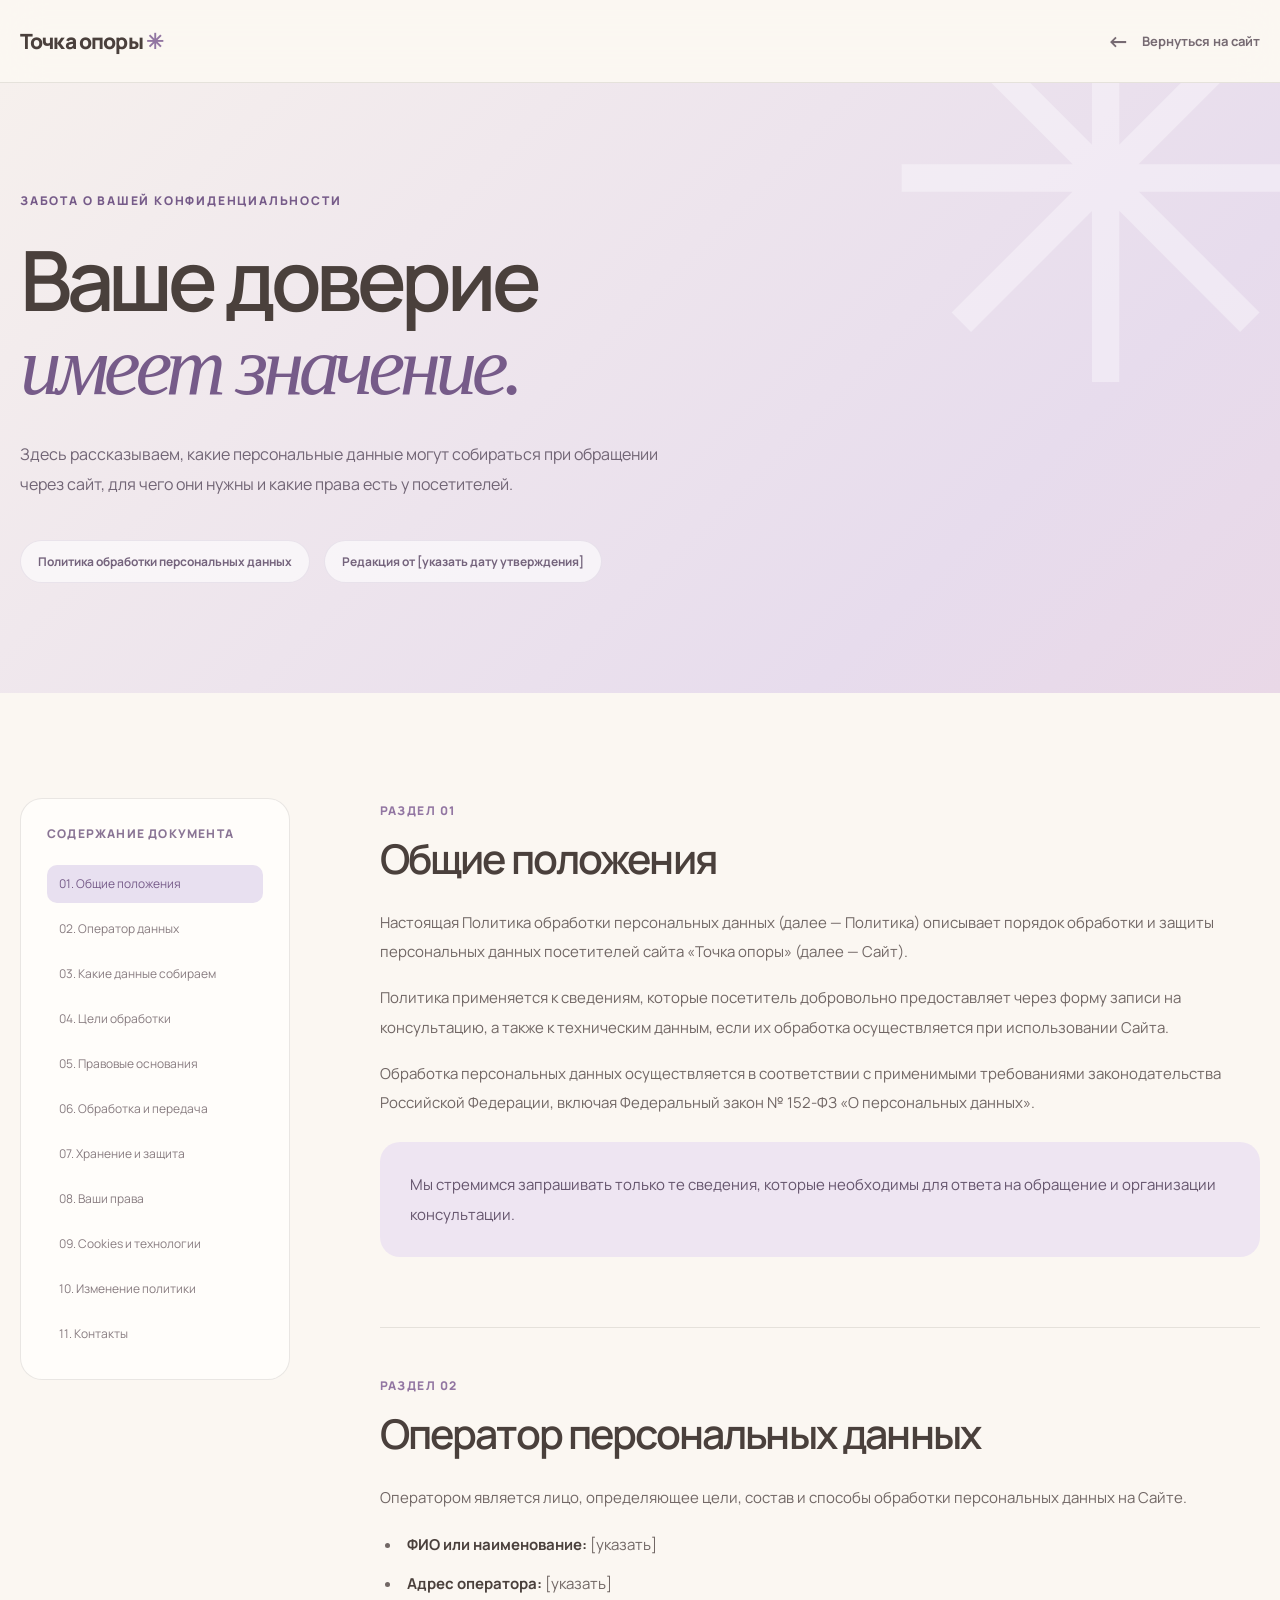
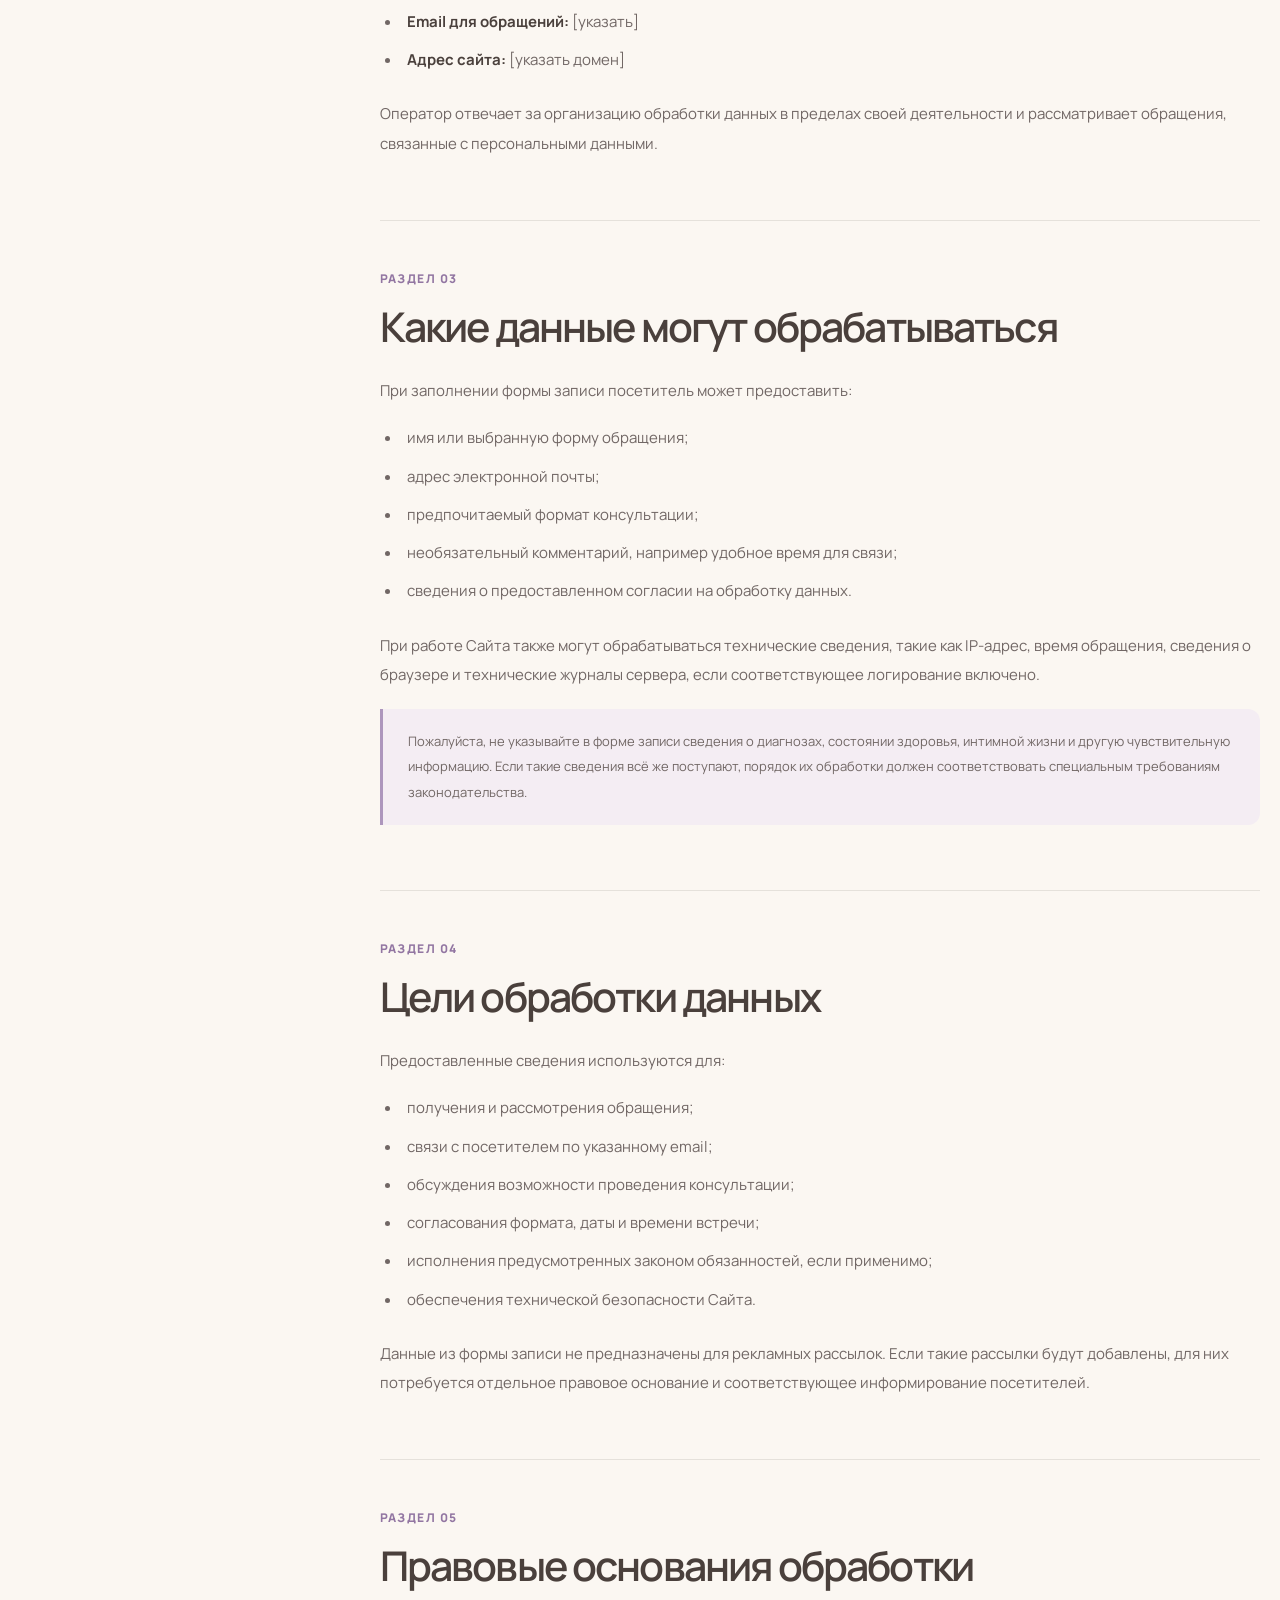
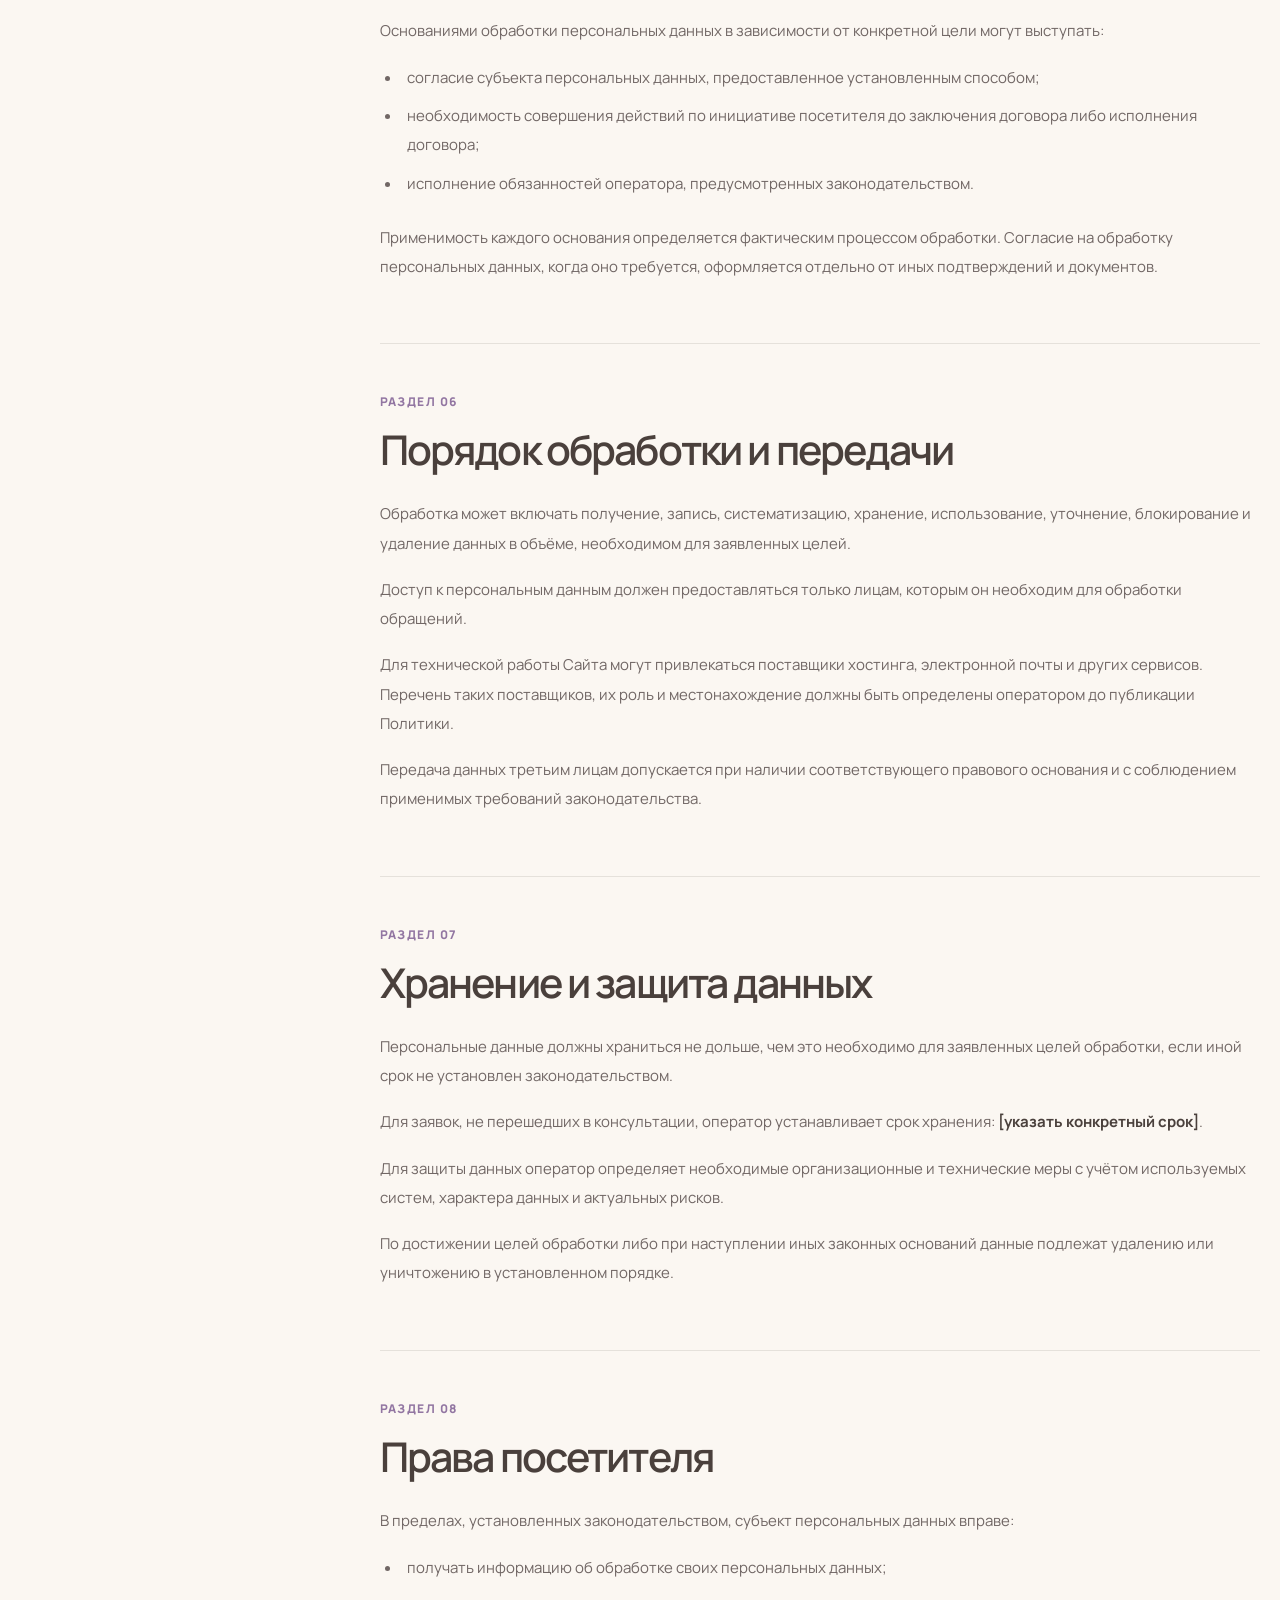
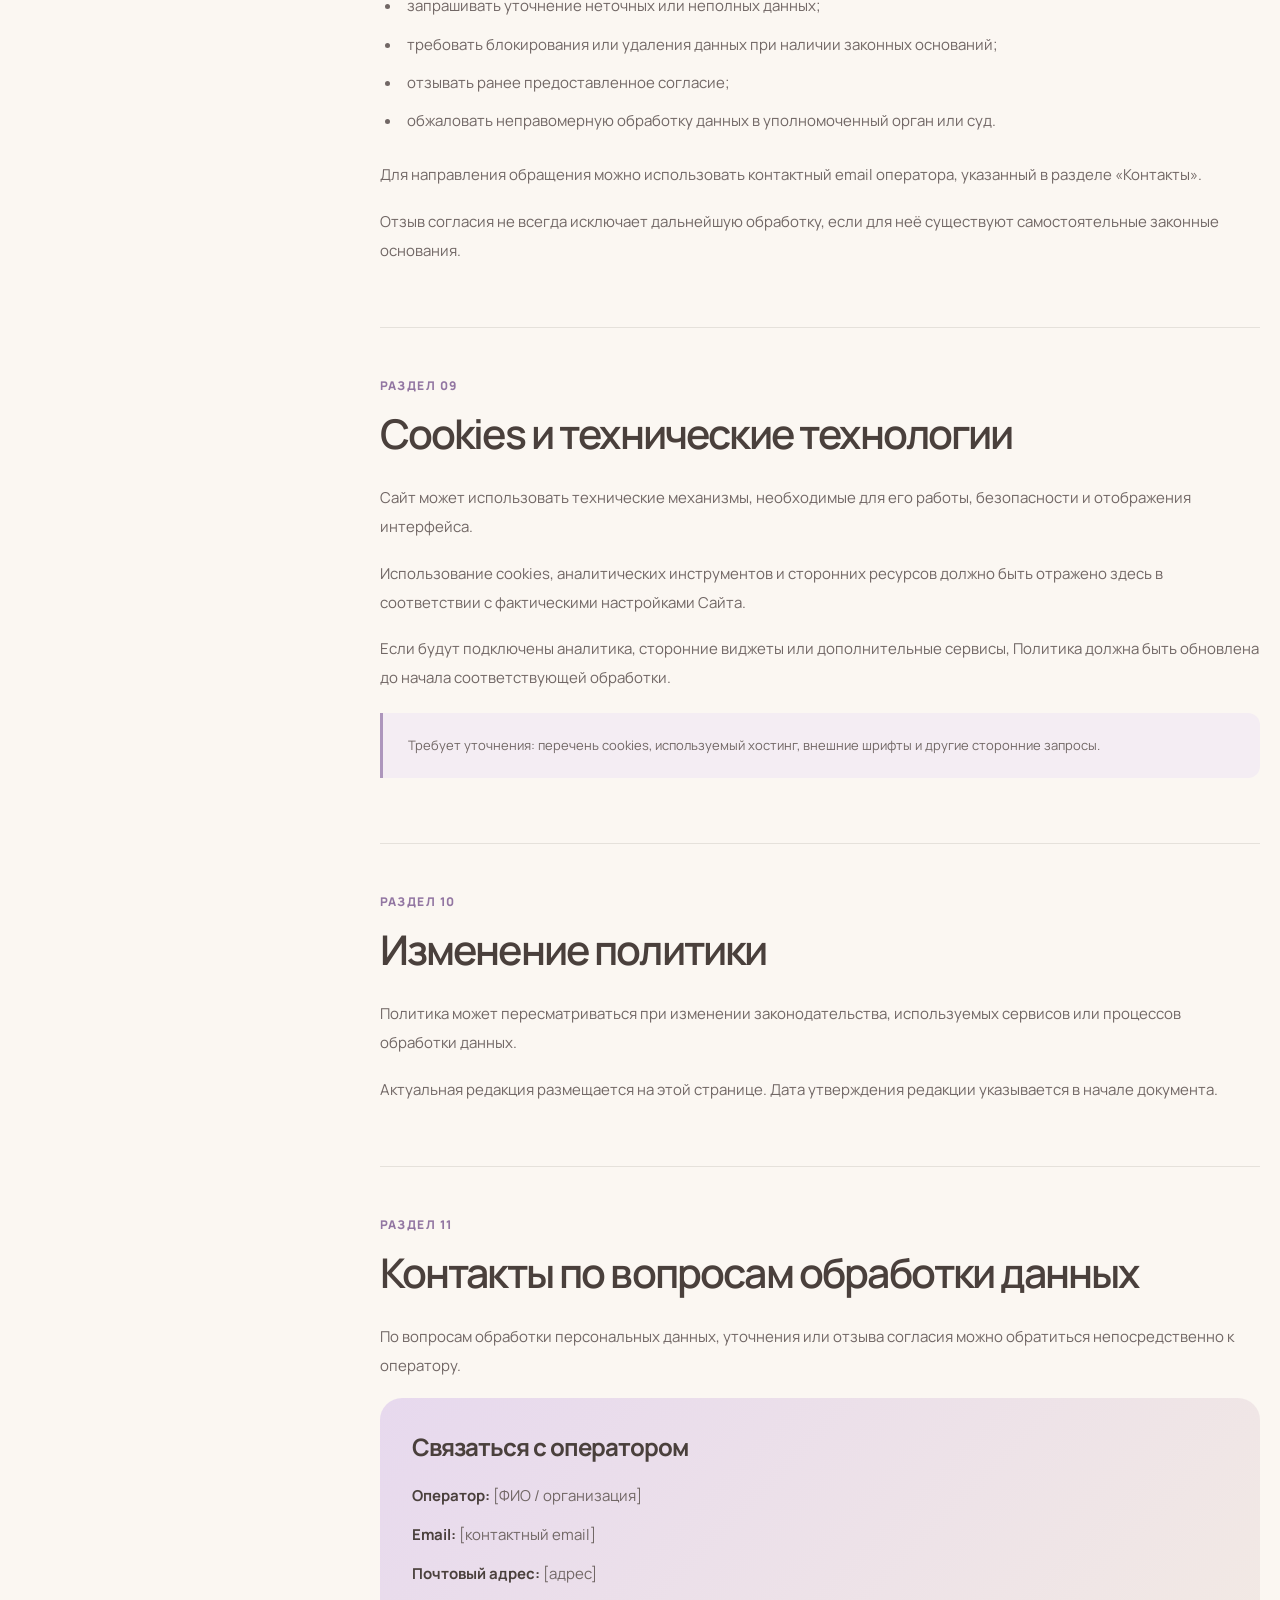
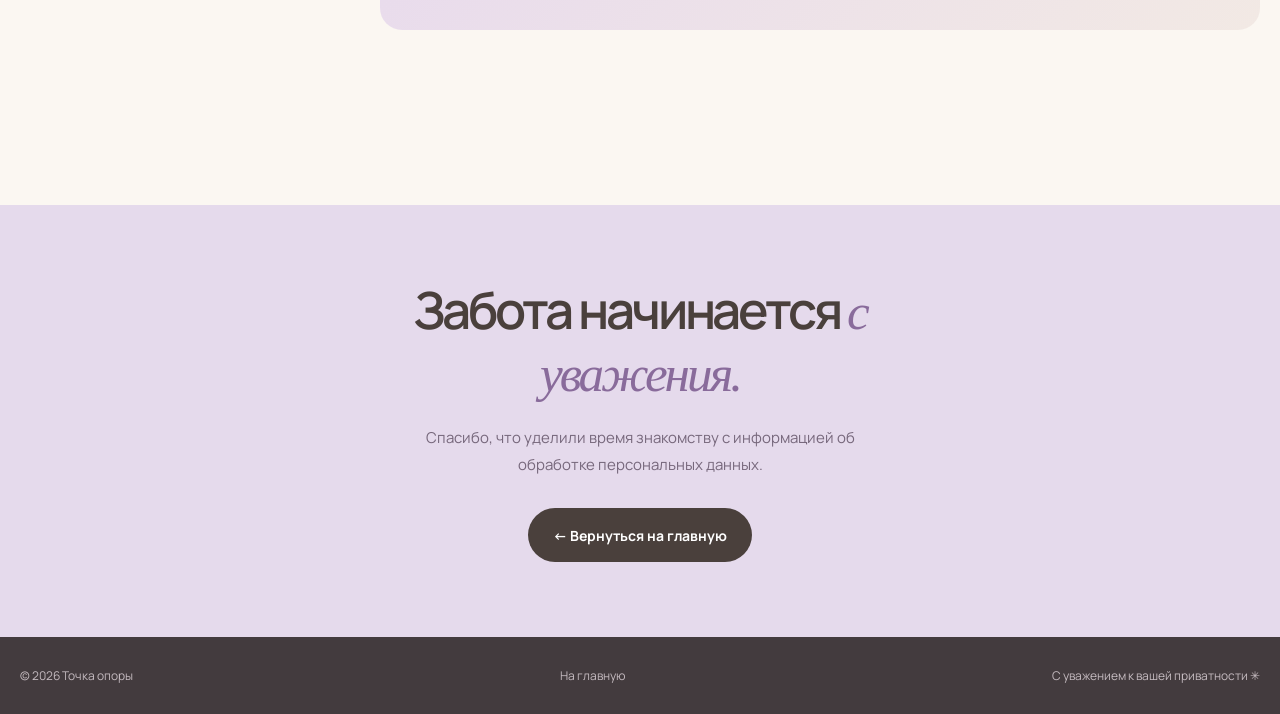
<file: privacy.html>
<!DOCTYPE html>
<html lang="ru">
<head>
  <meta charset="UTF-8">
  <meta name="viewport" content="width=device-width, initial-scale=1.0">
  <meta name="color-scheme" content="light">
  <title>Политика конфиденциальности — Точка опоры</title>

  <link rel="preconnect" href="https://fonts.googleapis.com">
  <link rel="preconnect" href="https://fonts.gstatic.com" crossorigin>
  <link href="https://fonts.googleapis.com/css2?family=Manrope:wght@400;500;600;700;800&display=swap" rel="stylesheet">

  <style>
    :root {
      --bg: #FBF7F2;
      --cream: #F2EAE2;
      --lavender: #E8E0F0;
      --accent: #9276A2;
      --accent-dark: #765B89;
      --text: #4A403C;
      --muted: #807573;
      --line: rgba(74,64,60,.12);
      --ease: cubic-bezier(.22,1,.36,1);
    }

    * { box-sizing: border-box; }
    html { scroll-behavior: smooth; }
    body {
      margin: 0;
      background: var(--bg);
      color: var(--text);
      font-family: "Manrope", sans-serif;
    }

    a { text-decoration: none; color: inherit; }
    button { font: inherit; cursor: pointer; }
    .container { width: min(100% - 40px, 1240px); margin: auto; }
    section[id] { scroll-margin-top: 105px; }

    /* HEADER */
    .header {
      position: sticky;
      top: 0;
      z-index: 50;
      background: rgba(251,247,242,.88);
      backdrop-filter: blur(20px);
      border-bottom: 1px solid var(--line);
    }

    .header__inner {
      min-height: 82px;
      display: flex;
      align-items: center;
      justify-content: space-between;
      gap: 24px;
    }

    .logo {
      font-weight: 800;
      font-size: 21px;
      letter-spacing: -.04em;
    }

    .logo span { color: var(--accent); }

    .back-link {
      display: inline-flex;
      align-items: center;
      gap: 13px;
      color: #766a72;
      font-size: 13px;
      font-weight: 700;
      transition: color .3s;
    }

    .back-link:hover { color: var(--accent-dark); }
    .back-link span { font-size: 22px; }

    /* HERO */
    .privacy-hero {
      position: relative;
      overflow: hidden;
      padding: 105px 0 110px;
      background: linear-gradient(135deg, #f6f0ed, #e7dced 75%, #e9d8e7);
    }

    .privacy-hero::after {
      content: "✳";
      position: absolute;
      right: -60px;
      top: -170px;
      color: rgba(255,255,255,.35);
      font-family: Georgia, serif;
      font-size: 560px;
      line-height: 1;
      pointer-events: none;
      animation: decorFloat 10s ease-in-out infinite;
    }

    .eyebrow {
      display: inline-block;
      margin-bottom: 27px;
      color: var(--accent-dark);
      font-size: 12px;
      font-weight: 800;
      letter-spacing: .15em;
      text-transform: uppercase;
    }

    .privacy-hero h1 {
      position: relative;
      z-index: 2;
      max-width: 950px;
      margin: 0;
      font-size: clamp(42px, 6.5vw, 87px);
      font-weight: 600;
      line-height: 1.04;
      letter-spacing: -.065em;
      animation: fadeUp 1s var(--ease) both;
    }

    .privacy-hero h1 em {
      display: block;
      color: var(--accent-dark);
      font-family: Georgia, serif;
      font-weight: 400;
    }

    .privacy-hero__description {
      position: relative;
      z-index: 2;
      max-width: 640px;
      margin-top: 30px;
      color: #716575;
      font-size: 16px;
      line-height: 1.9;
      animation: fadeUp 1s .2s var(--ease) both;
    }

    .privacy-meta {
      display: flex;
      flex-wrap: wrap;
      gap: 14px;
      margin-top: 40px;
    }

    .privacy-meta span {
      padding: 12px 17px;
      border: 1px solid rgba(118,91,137,.12);
      border-radius: 100px;
      background: rgba(255,255,255,.6);
      font-size: 12px;
      color: #74637c;
      font-weight: 700;
    }

    /* CONTENT */
    .privacy-content { padding: 105px 0 130px; }

    .privacy-layout {
      display: grid;
      grid-template-columns: 270px minmax(0,1fr);
      gap: clamp(45px, 7vw, 115px);
      align-items: start;
    }

    .privacy-sidebar {
      position: sticky;
      top: 120px;
      padding: 26px;
      border: 1px solid var(--line);
      border-radius: 22px;
      background: #fffdfa;
    }

    .privacy-sidebar__title {
      display: block;
      margin-bottom: 23px;
      font-size: 12px;
      font-weight: 800;
      letter-spacing: .1em;
      text-transform: uppercase;
      color: #8a7595;
    }

    .privacy-sidebar nav {
      display: flex;
      flex-direction: column;
      gap: 7px;
    }

    .privacy-sidebar a {
      display: block;
      padding: 10px 12px;
      border-radius: 10px;
      font-size: 12px;
      line-height: 1.5;
      color: #887c80;
      transition: background .25s, color .25s;
    }

    .privacy-sidebar a:hover,
    .privacy-sidebar a.active {
      background: var(--lavender);
      color: var(--accent-dark);
    }

    .privacy-article { min-width: 0; }

    .privacy-section {
      padding: 0 0 45px;
      margin-bottom: 45px;
      border-bottom: 1px solid var(--line);
    }

    .privacy-section:last-child {
      border-bottom: 0;
      margin-bottom: 0;
    }

    .section-number {
      display: inline-block;
      color: var(--accent);
      font-size: 12px;
      font-weight: 800;
      letter-spacing: .12em;
      margin-bottom: 15px;
    }

    .privacy-section h2 {
      margin: 0 0 25px;
      font-size: clamp(27px, 3.2vw, 42px);
      font-weight: 600;
      letter-spacing: -.045em;
      line-height: 1.2;
    }

    .privacy-section p,
    .privacy-section li {
      font-size: 15px;
      line-height: 1.95;
      color: #716765;
    }

    .privacy-section p { margin: 0 0 17px; }

    .privacy-section ul {
      padding-left: 22px;
      margin: 18px 0 25px;
    }

    .privacy-section li {
      padding-left: 5px;
      margin-bottom: 9px;
    }

    .privacy-section strong { color: var(--text); }

    .privacy-highlight {
      padding: 28px 30px;
      border-radius: 20px;
      background: #eee5f2;
      margin: 25px 0;
    }

    .privacy-highlight p {
      margin: 0;
      color: #65556d;
    }

    .contact-card {
      padding: 32px;
      border-radius: 22px;
      background: linear-gradient(135deg, #e7d9ee, #f2e9e4);
    }

    .contact-card h3 {
      margin: 0 0 18px;
      font-size: 24px;
      letter-spacing: -.04em;
    }

    .contact-card p { margin: 0 0 10px; }

    .contact-card a {
      color: #795b90;
      text-decoration: underline;
      text-underline-offset: 4px;
    }

    .privacy-notice {
      padding: 20px 25px;
      margin: 20px 0;
      border-left: 3px solid #ad96bc;
      background: #f4edf3;
      border-radius: 0 12px 12px 0;
    }

    .privacy-notice p { margin: 0; font-size: 13px; }

    /* BOTTOM */
    .privacy-bottom {
      padding: 75px 0;
      background: #e5daec;
      text-align: center;
    }

    .privacy-bottom h2 {
      margin: 0 auto 20px;
      max-width: 660px;
      font-size: clamp(32px, 4vw, 55px);
      letter-spacing: -.06em;
      line-height: 1.15;
      font-weight: 600;
    }

    .privacy-bottom h2 em {
      font-family: Georgia, serif;
      color: #896b9b;
      font-weight: 400;
    }

    .privacy-bottom p {
      max-width: 500px;
      margin: 0 auto 30px;
      font-size: 15px;
      line-height: 1.8;
      color: #77687c;
    }

    .button {
      display: inline-flex;
      align-items: center;
      justify-content: center;
      gap: 25px;
      min-height: 54px;
      padding: 0 25px;
      background: #4a403c;
      color: white;
      border-radius: 100px;
      font-size: 14px;
      font-weight: 700;
      transition: background .3s, transform .3s;
    }

    .button:hover {
      background: #765d7f;
      transform: translateY(-3px);
    }

    /* FOOTER */
    .footer {
      padding: 30px 0;
      background: #433b3e;
      color: #c5bbc0;
    }

    .footer__inner {
      display: flex;
      align-items: center;
      justify-content: space-between;
      gap: 25px;
      flex-wrap: wrap;
      font-size: 12px;
    }

    .footer a:hover { color: #fff; }

    /* ANIMATIONS */
    @keyframes fadeUp {
      from { opacity: 0; transform: translateY(30px); }
      to { opacity: 1; transform: translateY(0); }
    }

    @keyframes decorFloat {
      0%,100% { transform: rotate(-8deg) translateY(0); }
      50% { transform: rotate(3deg) translateY(20px); }
    }

    .reveal {
      opacity: 1;
      transform: none;
    }

    .motion-ready .reveal {
      opacity: 0;
      transform: translateY(35px);
      transition: opacity .8s var(--ease), transform .8s var(--ease);
    }

    .motion-ready .reveal.visible {
      opacity: 1;
      transform: translateY(0);
    }

    @media (max-width: 900px) {
      .privacy-layout {
        grid-template-columns: 1fr;
        gap: 50px;
      }

      .privacy-sidebar {
        position: static;
      }

      .privacy-sidebar nav {
        display: grid;
        grid-template-columns: repeat(2,1fr);
      }
    }

    @media (max-width: 600px) {
      .container { width: min(100% - 32px, 1240px); }
      .header__inner { min-height: 72px; }
      .logo { font-size: 18px; }
      .back-link { font-size: 11px; gap: 6px; }
      .privacy-hero { padding: 75px 0 90px; }
      .privacy-hero h1 { font-size: 43px; }
      .privacy-hero::after {
        font-size: 340px;
        top: -75px;
        right: -160px;
      }

      .privacy-content { padding: 60px 0 80px; }
      .privacy-sidebar { padding: 18px; }
      .privacy-sidebar nav { grid-template-columns: 1fr; }
      .privacy-section { padding-bottom: 35px; margin-bottom: 35px; }
      .privacy-section h2 { font-size: 29px; }
      .privacy-highlight { padding: 22px; }
      .contact-card { padding: 24px; }
      .privacy-bottom { padding: 65px 0; }
    }

    @media (prefers-reduced-motion: reduce) {
      html { scroll-behavior: auto; }
      *, *::before, *::after {
        animation: none !important;
        transition: none !important;
      }
      .motion-ready .reveal {
        opacity: 1;
        transform: none;
      }
    }
  </style>
</head>

<body>
  <header class="header">
    <div class="container header__inner">
      <a class="logo" href="index.html">Точка опоры <span>✳</span></a>
      <a href="index.html" class="back-link">
        <span>←</span> Вернуться на сайт
      </a>
    </div>
  </header>

  <main>
    <section class="privacy-hero">
      <div class="container">
        <span class="eyebrow">Забота о вашей конфиденциальности</span>
        <h1>Ваше доверие <em>имеет значение.</em></h1>
        <p class="privacy-hero__description">
          Здесь рассказываем, какие персональные данные могут
          собираться при обращении через сайт, для чего они
          нужны и какие права есть у посетителей.
        </p>
        <div class="privacy-meta">
          <span>Политика обработки персональных данных</span>
          <span>Редакция от [указать дату утверждения]</span>
        </div>
      </div>
    </section>

    <section class="privacy-content">
      <div class="container privacy-layout">

        <aside class="privacy-sidebar">
          <span class="privacy-sidebar__title">Содержание документа</span>
          <nav aria-label="Разделы политики">
            <a href="#general">01. Общие положения</a>
            <a href="#operator">02. Оператор данных</a>
            <a href="#data">03. Какие данные собираем</a>
            <a href="#purpose">04. Цели обработки</a>
            <a href="#legal">05. Правовые основания</a>
            <a href="#processing">06. Обработка и передача</a>
            <a href="#storage">07. Хранение и защита</a>
            <a href="#rights">08. Ваши права</a>
            <a href="#cookies">09. Cookies и технологии</a>
            <a href="#changes">10. Изменение политики</a>
            <a href="#contacts">11. Контакты</a>
          </nav>
        </aside>

        <article class="privacy-article">

          <section class="privacy-section reveal" id="general">
            <span class="section-number">РАЗДЕЛ 01</span>
            <h2>Общие положения</h2>
            <p>
              Настоящая Политика обработки персональных данных
              (далее — Политика) описывает порядок обработки
              и защиты персональных данных посетителей сайта
              «Точка опоры» (далее — Сайт).
            </p>
            <p>
              Политика применяется к сведениям, которые
              посетитель добровольно предоставляет через
              форму записи на консультацию, а также к
              техническим данным, если их обработка
              осуществляется при использовании Сайта.
            </p>
            <p>
              Обработка персональных данных осуществляется
              в соответствии с применимыми требованиями
              законодательства Российской Федерации,
              включая Федеральный закон № 152-ФЗ
              «О персональных данных».
            </p>
            <div class="privacy-highlight">
              <p>
                Мы стремимся запрашивать только те сведения,
                которые необходимы для ответа на обращение
                и организации консультации.
              </p>
            </div>
          </section>

          <section class="privacy-section reveal" id="operator">
            <span class="section-number">РАЗДЕЛ 02</span>
            <h2>Оператор персональных данных</h2>
            <p>
              Оператором является лицо, определяющее цели,
              состав и способы обработки персональных
              данных на Сайте.
            </p>
            <ul>
              <li><strong>ФИО или наименование:</strong> [указать]</li>
              <li><strong>Адрес оператора:</strong> [указать]</li>
              <li><strong>Email для обращений:</strong> [указать]</li>
              <li><strong>Адрес сайта:</strong> [указать домен]</li>
            </ul>
            <p>
              Оператор отвечает за организацию обработки
              данных в пределах своей деятельности и
              рассматривает обращения, связанные с
              персональными данными.
            </p>
          </section>

          <section class="privacy-section reveal" id="data">
            <span class="section-number">РАЗДЕЛ 03</span>
            <h2>Какие данные могут обрабатываться</h2>
            <p>
              При заполнении формы записи посетитель
              может предоставить:
            </p>
            <ul>
              <li>имя или выбранную форму обращения;</li>
              <li>адрес электронной почты;</li>
              <li>предпочитаемый формат консультации;</li>
              <li>необязательный комментарий, например удобное время для связи;</li>
              <li>сведения о предоставленном согласии на обработку данных.</li>
            </ul>
            <p>
              При работе Сайта также могут обрабатываться
              технические сведения, такие как IP-адрес,
              время обращения, сведения о браузере
              и технические журналы сервера, если
              соответствующее логирование включено.
            </p>
            <div class="privacy-notice">
              <p>
                Пожалуйста, не указывайте в форме записи
                сведения о диагнозах, состоянии здоровья,
                интимной жизни и другую чувствительную
                информацию. Если такие сведения
                всё же поступают, порядок их обработки
                должен соответствовать специальным
                требованиям законодательства.
              </p>
            </div>
          </section>

          <section class="privacy-section reveal" id="purpose">
            <span class="section-number">РАЗДЕЛ 04</span>
            <h2>Цели обработки данных</h2>
            <p>Предоставленные сведения используются для:</p>
            <ul>
              <li>получения и рассмотрения обращения;</li>
              <li>связи с посетителем по указанному email;</li>
              <li>обсуждения возможности проведения консультации;</li>
              <li>согласования формата, даты и времени встречи;</li>
              <li>исполнения предусмотренных законом обязанностей, если применимо;</li>
              <li>обеспечения технической безопасности Сайта.</li>
            </ul>
            <p>
              Данные из формы записи не предназначены
              для рекламных рассылок. Если такие рассылки
              будут добавлены, для них потребуется
              отдельное правовое основание и соответствующее
              информирование посетителей.
            </p>
          </section>

          <section class="privacy-section reveal" id="legal">
            <span class="section-number">РАЗДЕЛ 05</span>
            <h2>Правовые основания обработки</h2>
            <p>
              Основаниями обработки персональных данных
              в зависимости от конкретной цели могут
              выступать:
            </p>
            <ul>
              <li>согласие субъекта персональных данных, предоставленное установленным способом;</li>
              <li>необходимость совершения действий по инициативе посетителя до заключения договора либо исполнения договора;</li>
              <li>исполнение обязанностей оператора, предусмотренных законодательством.</li>
            </ul>
            <p>
              Применимость каждого основания определяется
              фактическим процессом обработки.
              Согласие на обработку персональных данных,
              когда оно требуется, оформляется отдельно
              от иных подтверждений и документов.
            </p>
          </section>

          <section class="privacy-section reveal" id="processing">
            <span class="section-number">РАЗДЕЛ 06</span>
            <h2>Порядок обработки и передачи</h2>
            <p>
              Обработка может включать получение, запись,
              систематизацию, хранение, использование,
              уточнение, блокирование и удаление данных
              в объёме, необходимом для заявленных целей.
            </p>
            <p>
              Доступ к персональным данным должен
              предоставляться только лицам, которым
              он необходим для обработки обращений.
            </p>
            <p>
              Для технической работы Сайта могут
              привлекаться поставщики хостинга,
              электронной почты и других сервисов.
              Перечень таких поставщиков, их роль
              и местонахождение должны быть определены
              оператором до публикации Политики.
            </p>
            <p>
              Передача данных третьим лицам допускается
              при наличии соответствующего правового
              основания и с соблюдением применимых
              требований законодательства.
            </p>
          </section>

          <section class="privacy-section reveal" id="storage">
            <span class="section-number">РАЗДЕЛ 07</span>
            <h2>Хранение и защита данных</h2>
            <p>
              Персональные данные должны храниться
              не дольше, чем это необходимо для
              заявленных целей обработки, если иной
              срок не установлен законодательством.
            </p>
            <p>
              Для заявок, не перешедших в консультации,
              оператор устанавливает срок хранения:
              <strong>[указать конкретный срок]</strong>.
            </p>
            <p>
              Для защиты данных оператор определяет
              необходимые организационные и технические
              меры с учётом используемых систем,
              характера данных и актуальных рисков.
            </p>
            <p>
              По достижении целей обработки либо
              при наступлении иных законных оснований
              данные подлежат удалению или уничтожению
              в установленном порядке.
            </p>
          </section>

          <section class="privacy-section reveal" id="rights">
            <span class="section-number">РАЗДЕЛ 08</span>
            <h2>Права посетителя</h2>
            <p>
              В пределах, установленных законодательством,
              субъект персональных данных вправе:
            </p>
            <ul>
              <li>получать информацию об обработке своих персональных данных;</li>
              <li>запрашивать уточнение неточных или неполных данных;</li>
              <li>требовать блокирования или удаления данных при наличии законных оснований;</li>
              <li>отзывать ранее предоставленное согласие;</li>
              <li>обжаловать неправомерную обработку данных в уполномоченный орган или суд.</li>
            </ul>
            <p>
              Для направления обращения можно использовать
              контактный email оператора, указанный
              в разделе «Контакты».
            </p>
            <p>
              Отзыв согласия не всегда исключает дальнейшую
              обработку, если для неё существуют
              самостоятельные законные основания.
            </p>
          </section>

          <section class="privacy-section reveal" id="cookies">
            <span class="section-number">РАЗДЕЛ 09</span>
            <h2>Cookies и технические технологии</h2>
            <p>
              Сайт может использовать технические
              механизмы, необходимые для его работы,
              безопасности и отображения интерфейса.
            </p>
            <p>
              Использование cookies, аналитических
              инструментов и сторонних ресурсов
              должно быть отражено здесь в соответствии
              с фактическими настройками Сайта.
            </p>
            <p>
              Если будут подключены аналитика,
              сторонние виджеты или дополнительные
              сервисы, Политика должна быть обновлена
              до начала соответствующей обработки.
            </p>
            <div class="privacy-notice">
              <p>
                Требует уточнения: перечень cookies,
                используемый хостинг, внешние шрифты
                и другие сторонние запросы.
              </p>
            </div>
          </section>

          <section class="privacy-section reveal" id="changes">
            <span class="section-number">РАЗДЕЛ 10</span>
            <h2>Изменение политики</h2>
            <p>
              Политика может пересматриваться при
              изменении законодательства, используемых
              сервисов или процессов обработки данных.
            </p>
            <p>
              Актуальная редакция размещается на
              этой странице. Дата утверждения редакции
              указывается в начале документа.
            </p>
          </section>

          <section class="privacy-section reveal" id="contacts">
            <span class="section-number">РАЗДЕЛ 11</span>
            <h2>Контакты по вопросам обработки данных</h2>
            <p>
              По вопросам обработки персональных данных,
              уточнения или отзыва согласия можно
              обратиться непосредственно к оператору.
            </p>

            <div class="contact-card">
              <h3>Связаться с оператором</h3>
              <p><strong>Оператор:</strong> [ФИО / организация]</p>
              <p><strong>Email:</strong> [контактный email]</p>
              <p><strong>Почтовый адрес:</strong> [адрес]</p>
            </div>
          </section>

        </article>
      </div>
    </section>

    <section class="privacy-bottom">
      <div class="container">
        <h2>Забота начинается <em>с уважения.</em></h2>
        <p>
          Спасибо, что уделили время знакомству
          с информацией об обработке персональных данных.
        </p>
        <a class="button" href="index.html">
          ← Вернуться на главную
        </a>
      </div>
    </section>
  </main>

  <footer class="footer">
    <div class="container footer__inner">
      <span>© 2026 Точка опоры</span>
      <a href="index.html">На главную</a>
      <span>С уважением к вашей приватности ✳</span>
    </div>
  </footer>

  <script>
    const sections = document.querySelectorAll(".reveal");
    const links = document.querySelectorAll(".privacy-sidebar a");
    const reducedMotion = matchMedia("(prefers-reduced-motion: reduce)").matches;

    if (!reducedMotion && "IntersectionObserver" in window) {
      const observer = new IntersectionObserver(entries => {
        entries.forEach(entry => {
          if (entry.isIntersecting) {
            entry.target.classList.add("visible");
            observer.unobserve(entry.target);
          }
        });
      }, { threshold: .08 });

      sections.forEach(section => observer.observe(section));
      document.documentElement.classList.add("motion-ready");

      sections.forEach(section => {
        const rect = section.getBoundingClientRect();
        if (rect.top < innerHeight && rect.bottom > 0) {
          section.classList.add("visible");
        }
      });
    }

    function updateActiveSection() {
      let activeId = "general";

      document.querySelectorAll(".privacy-section").forEach(section => {
        if (section.getBoundingClientRect().top <= 180) {
          activeId = section.id;
        }
      });

      links.forEach(link => {
        const active = link.getAttribute("href") === "#" + activeId;
        link.classList.toggle("active", active);

        if (active) link.setAttribute("aria-current", "location");
        else link.removeAttribute("aria-current");
      });
    }

    addEventListener("scroll", updateActiveSection, { passive: true });
    updateActiveSection();
  </script>
</body>
</html>
</file>
